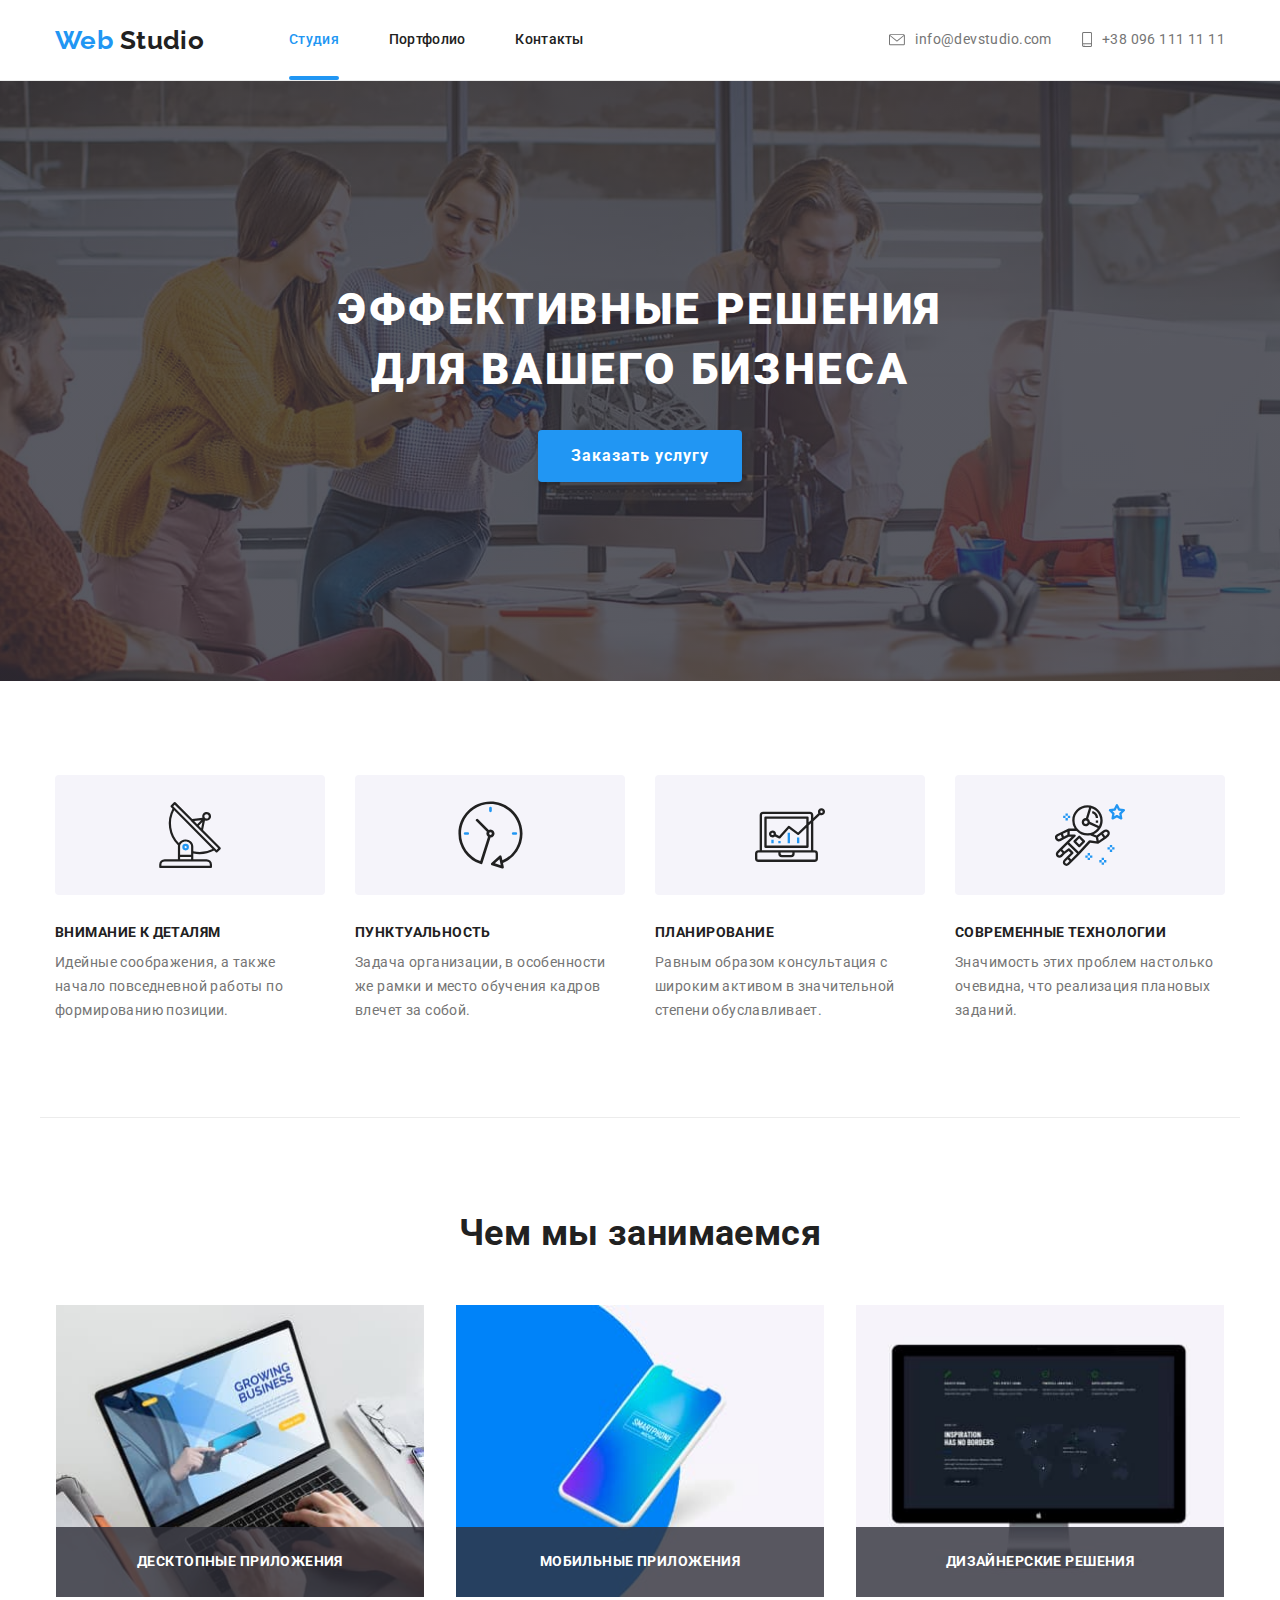
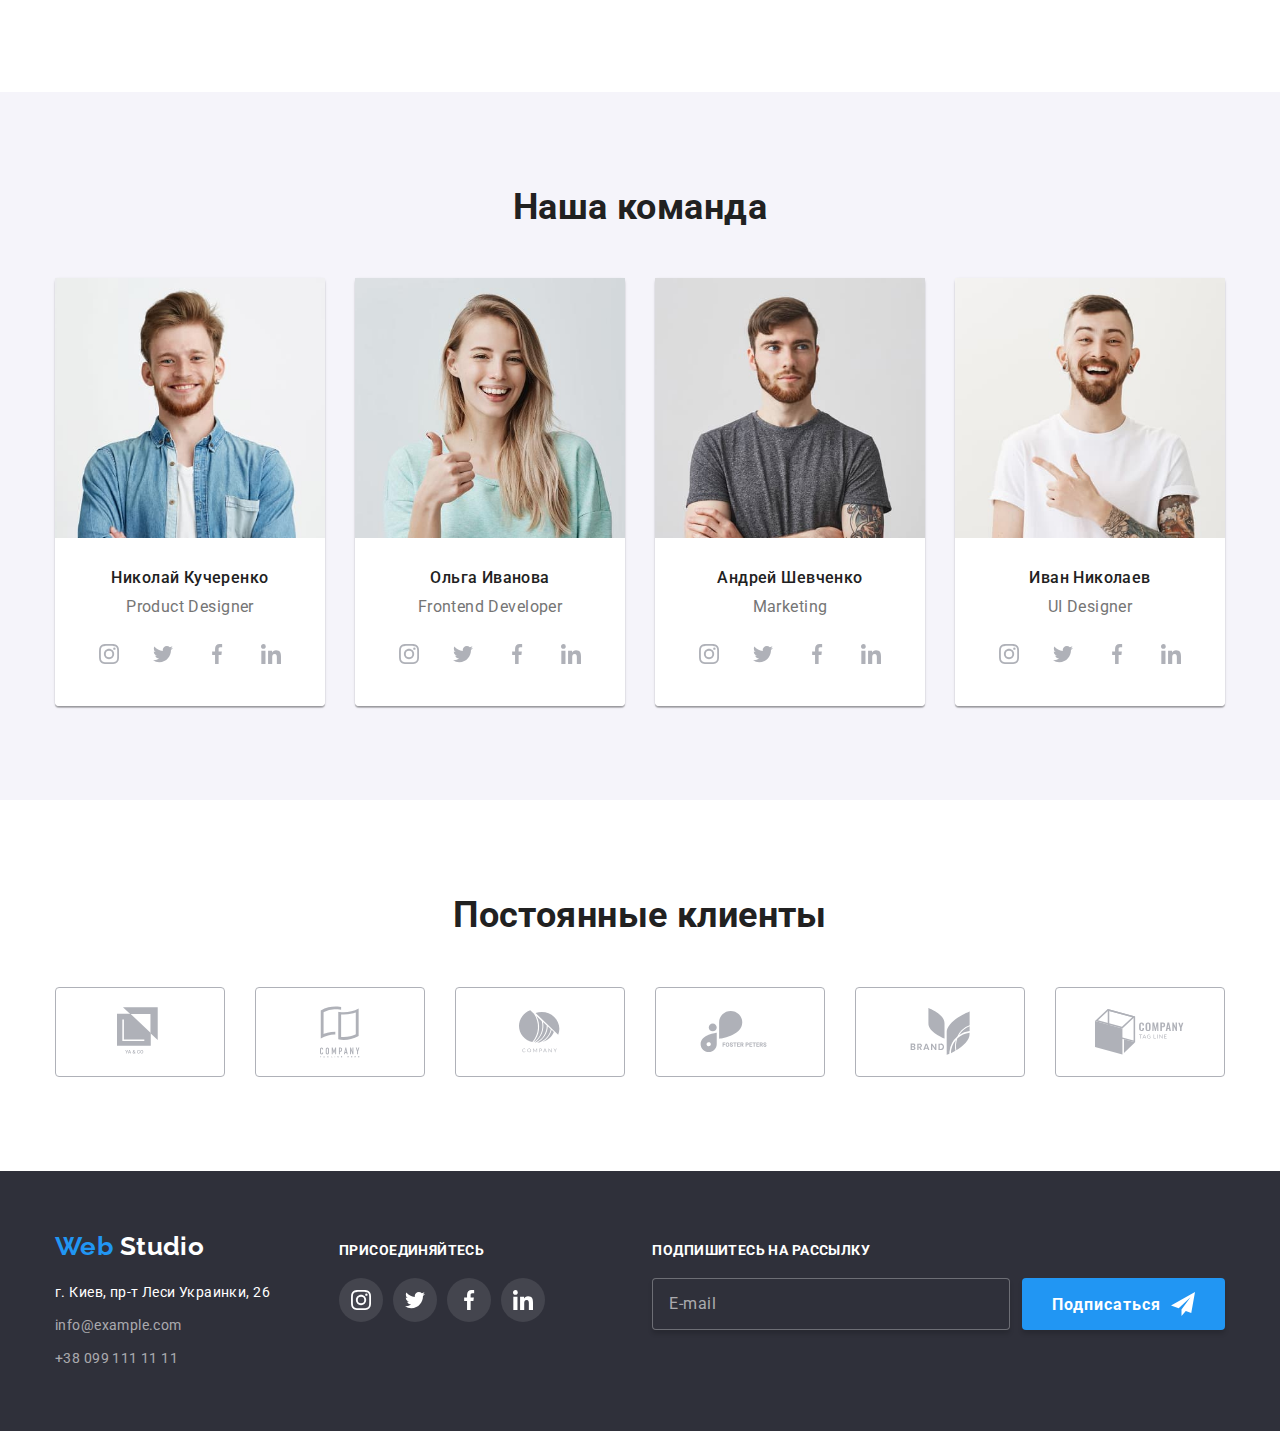
<file: index.html>
<!DOCTYPE html>
<html lang="ru">
  <head>
    <meta charset="UTF-8" />
    <meta name="viewport" content="width=device-width, initial-scale=1.0" />
    <title>Web Studio</title>
    <link
      href="https://fonts.googleapis.com/css2?family=Raleway:wght@700&family=Roboto:wght@400;500;700;900&display=swap"
      rel="stylesheet"
    />
    <link rel="stylesheet" href="./css/main.min.css" />
  </head>

  <body>
    <header class="page-header">
      <div class="container header">
        <div class="header-logo">
          <a href="./index.html" class="logo link"
            >Web <span class="logo-header">Studio</span></a
          >
          <button type="button" class="nav-button" data-menu-button>
            <svg
              class="icon"
              width="40"
              height="40"
              aria-expanded="false"
              aria-controls="menu-container"
              aria-label="Переключатель мобильного меню"
            >
              <use class="icon-cross" href="./images/sprite.svg#cross"></use>
              <use class="icon-menu" href="./images/sprite.svg#menu"></use>
            </svg>
          </button>
        </div>
        <div class="menu-container" id="menu-container" data-menu>
          <nav class="main-nav">
            <ul class="nav list">
              <li class="item curent">
                <a class="link curent" href="./index.html">Студия</a>
              </li>
              <li class="item">
                <a class="link" href="./portfolio.html">Портфолио</a>
              </li>
              <li class="item"><a class="link" href="">Контакты</a></li>
            </ul>
          </nav>
          <ul class="header-contacts list">
            <li class="item">
              <a class="contacts link" href="mailto:info@devstudio.com">
                <svg class="icon envelope" width="16" height="12">
                  <use href="./images/sprite.svg#envelope"></use>
                </svg>
                info@devstudio.com
              </a>
            </li>
            <li class="item">
              <a class="contacts link" href="tel:+380961111111"
                ><svg class="icon smartphone" width="10" height="15">
                  <use href="./images/sprite.svg#smartphone"></use>
                </svg>
                +38 096 111 11 11
              </a>
            </li>
          </ul>
        </div>
      </div>
    </header>
    <main>
      <!--hero section-->
      <section class="hero">
        <div class="hero-container">
          <h1 class="hero-title">эффективные решения для вашего бизнеса</h1>
          <button class="button" data-modal-open>Заказать услугу</button>
        </div>
      </section>
      <!--our advantages-->
      <section class="section advantages">
        <div class="container advantages">
          <h2 class="section-title">Наши преимущества</h2>
          <ul class="advantages list">
            <li class="item">
              <div class="icon-field">
                <svg class="icon antenna" width="66" height="70">
                  <use href="./images/sprite.svg#antenna"></use>
                </svg>
              </div>
              <h3 class="title">Внимание к деталям</h3>
              <p class="text">
                Идейные соображения, а также начало повседневной работы по
                формированию позиции.
              </p>
            </li>
            <li class="item">
              <div class="icon-field">
                <svg class="icon clock" width="67" height="70">
                  <use href="./images/sprite.svg#clock"></use>
                </svg>
              </div>
              <h3 class="title">Пунктуальность</h3>
              <p class="text">
                Задача организации, в особенности же рамки и место обучения
                кадров влечет за собой.
              </p>
            </li>
            <li class="item">
              <div class="icon-field">
                <svg class="icon diagram" width="70" height="70">
                  <use href="./images/sprite.svg#diagram"></use>
                </svg>
              </div>
              <h3 class="title">Планирование</h3>
              <p class="text">
                Равным образом консультация с широким активом в значительной
                степени обуславливает.
              </p>
            </li>
            <li class="item">
              <div class="icon-field">
                <svg class="icon astronaut" width="70" height="70">
                  <use href="./images/sprite.svg#astronaut"></use>
                </svg>
              </div>
              <h3 class="title">Современные технологии</h3>
              <p class="text">
                Значимость этих проблем настолько очевидна, что реализация
                плановых заданий.
              </p>
            </li>
          </ul>
        </div>
      </section>
      <!--What we are doing-->
      <section class="doing-section">
        <div class="container">
          <h2 class="section-title">Чем мы занимаемся</h2>
          <ul class="we-are-doing list">
            <li class="item">
              <div class="item-thumb">
                <img
                  srcset="./images/laptop.jpg 1x, ./images/laptop@2x.jpg 2x"
                  src="./images/laptop.jpg"
                  alt="ноутбук"
                  width="370"
                  height="294"
                />
                <h3 class="title">Десктопные приложения</h3>
              </div>
            </li>
            <li class="item">
              <div class="item-thumb">
                <img
                  srcset="
                    ./images/mobile-phone.jpg    1x,
                    ./images/mobile-phone@2x.jpg 2x
                  "
                  src="./images/mobile-phone.jpg"
                  alt="мобильный телефон"
                  width="370"
                  height="294"
                />
                <h3 class="title">Мобильные приложения</h3>
              </div>
            </li>
            <li class="item">
              <div class="item-thumb">
                <img
                  srcset="./images/design.jpg 1x, ./images/design@2x.jpg 2x"
                  src="./images/design.jpg"
                  alt="дизайн на экране"
                  width="370"
                  height="294"
                />
                <h3 class="title">Дизайнерские решения</h3>
              </div>
            </li>
          </ul>
        </div>
      </section>
      <!--our team-->
      <section class="our-team-section">
        <div class="container">
          <h2 class="section-title">Наша команда</h2>
          <ul class="our-team list">
            <li class="item">
              <div class="team-member-box">
                <img
                  class="photo"
                  srcset="
                    ./images/kucher-photo.jpg    1x,
                    ./images/kucher-photo@2x.jpg 2x
                  "
                  src="./images/kucher-photo.jpg"
                  alt="Фото Николая Кучеренко"
                  sizes="(min-width: 1200px) 25vw, (min-width: 768px) 50vw,  100vw"
                />
              </div>
              <div class="card-content">
                <h3 class="title">Николай Кучеренко</h3>
                <p class="text">Product Designer</p>
                <ul class="social-network list">
                  <li class="item">
                    <a class="link" href="" aria-label="ссылка на Instagram">
                      <svg class="icon">
                        <use href="./images/sprite.svg#instagram"></use>
                      </svg>
                    </a>
                  </li>
                  <li class="item">
                    <a class="link" href="" aria-label="ссылка на Twitter">
                      <svg class="icon">
                        <use href="./images/sprite.svg#twitter"></use>
                      </svg>
                    </a>
                  </li>
                  <li class="item">
                    <a class="link" href="" aria-label="ссылка на Facebook">
                      <svg class="icon">
                        <use href="./images/sprite.svg#facebook"></use>
                      </svg>
                    </a>
                  </li>
                  <li class="item">
                    <a class="link" href="" aria-label="ссылка на LinkedIn">
                      <svg class="icon">
                        <use href="./images/sprite.svg#linkedin"></use>
                      </svg>
                    </a>
                  </li>
                </ul>
              </div>
            </li>
            <li class="item">
              <div class="team-member-box">
                <img
                  class="photo"
                  srcset="
                    ./images/ivanova-photo.jpg    1x,
                    ./images/ivanova-photo@2x.jpg 2x
                  "
                  src="./images/ivanova-photo.jpg"
                  alt="фото Ольги Ивановой"
                  sizes="(min-width: 1200px) 25vw, (min-width: 768px) 50vw,  100vw"
                />
              </div>
              <div class="card-content">
                <h3 class="title">Ольга Иванова</h3>
                <p class="text">Frontend Developer</p>
                <ul class="social-network list">
                  <li class="item">
                    <a class="link" href="" aria-label="ссылка на Instagram">
                      <svg class="icon">
                        <use href="./images/sprite.svg#instagram"></use>
                      </svg>
                    </a>
                  </li>
                  <li class="item">
                    <a class="link" href="" aria-label="ссылка на Twitter">
                      <svg class="icon">
                        <use href="./images/sprite.svg#twitter"></use>
                      </svg>
                    </a>
                  </li>
                  <li class="item">
                    <a class="link" href="" aria-label="ссылка на Facebook">
                      <svg class="icon">
                        <use href="./images/sprite.svg#facebook"></use>
                      </svg>
                    </a>
                  </li>
                  <li class="item">
                    <a class="link" href="" aria-label="ссылка на LinkedIn">
                      <svg class="icon">
                        <use href="./images/sprite.svg#linkedin"></use>
                      </svg>
                    </a>
                  </li>
                </ul>
              </div>
            </li>
            <li class="item">
              <div class="team-member-box">
                <img
                  class="photo"
                  srcset="
                    ./images/shevchenko-photo.jpg    1x,
                    ./images/shevchenko-photo@2x.jpg 2x
                  "
                  src="./images/shevchenko-photo.jpg"
                  alt="фото Андрея Шевченко"
                  sizes="(min-width: 1200px) 25vw, (min-width: 768px) 50vw,  100vw"
                />
              </div>
              <div class="card-content">
                <h3 class="title">Андрей Шевченко</h3>
                <p class="text">Marketing</p>
                <ul class="social-network list">
                  <li class="item">
                    <a class="link" href="" aria-label="ссылка на Instagram">
                      <svg class="icon">
                        <use href="./images/sprite.svg#instagram"></use>
                      </svg>
                    </a>
                  </li>
                  <li class="item">
                    <a class="link" href="" aria-label="ссылка на Twitter">
                      <svg class="icon">
                        <use href="./images/sprite.svg#twitter"></use>
                      </svg>
                    </a>
                  </li>
                  <li class="item">
                    <a class="link" href="" aria-label="ссылка на Facebook">
                      <svg class="icon">
                        <use href="./images/sprite.svg#facebook"></use>
                      </svg>
                    </a>
                  </li>
                  <li class="item">
                    <a class="link" href="" aria-label="ссылка на LinkedIn">
                      <svg class="icon">
                        <use href="./images/sprite.svg#linkedin"></use>
                      </svg>
                    </a>
                  </li>
                </ul>
              </div>
            </li>
            <li class="item">
              <div class="team-member-box">
                <img
                  class="photo"
                  srcset="
                    ./images/nikolaev-photo.jpg    1x,
                    ./images/nikolaev-photo@2x.jpg 2x
                  "
                  src="./images/nikolaev-photo.jpg"
                  alt="фото Ивана Николаева"
                  sizes="(min-width: 1200px) 25vw, (min-width: 768px) 50vw, 100vw "
                />
              </div>
              <div class="card-content">
                <h3 class="title">Иван Николаев</h3>
                <p class="text">UI Designer</p>
                <ul class="social-network list">
                  <li class="item">
                    <a class="link" href="" aria-label="ссылка на Instagram">
                      <svg class="icon">
                        <use href="./images/sprite.svg#instagram"></use>
                      </svg>
                    </a>
                  </li>
                  <li class="item">
                    <a class="link" href="" aria-label="ссылка на Twitter">
                      <svg class="icon">
                        <use href="./images/sprite.svg#twitter"></use>
                      </svg>
                    </a>
                  </li>
                  <li class="item">
                    <a class="link" href="" aria-label="ссылка на Facebook">
                      <svg class="icon">
                        <use href="./images/sprite.svg#facebook"></use>
                      </svg>
                    </a>
                  </li>
                  <li class="item">
                    <a class="link" href="" aria-label="ссылка на LinkedIn">
                      <svg class="icon">
                        <use href="./images/sprite.svg#linkedin"></use>
                      </svg>
                    </a>
                  </li>
                </ul>
              </div>
            </li>
          </ul>
        </div>
      </section>
      <!-- our clients -->
      <section class="clients">
        <div class="container">
          <h2 class="section-title">Постоянные клиенты</h2>
          <ul class="list">
            <li class="item">
              <a class="link" href="" aria-label="ссылка на компанию 1">
                <svg class="icon" width="45" height="50">
                  <use href="./images/sprite.svg#ya-co"></use>
                </svg>
              </a>
            </li>
            <li class="item">
              <a class="link" href="" aria-label="ссылка на компанию 2">
                <svg class="icon" width="40" height="52">
                  <use href="./images/sprite.svg#tagline-here"></use>
                </svg>
              </a>
            </li>
            <li class="item">
              <a class="link" href="" aria-label="ссылка на компанию 3">
                <svg class="icon" width="41" height="43">
                  <use href="./images/sprite.svg#company"></use>
                </svg>
              </a>
            </li>
            <li class="item">
              <a class="link" href="" aria-label="ссылка на компанию 4">
                <svg class="icon" width="80" height="42">
                  <use href="./images/sprite.svg#foster-peters"></use>
                </svg>
              </a>
            </li>
            <li class="item">
              <a class="link" href="" aria-label="ссылка на компанию 5">
                <svg class="icon" width="60" height="47">
                  <use href="./images/sprite.svg#brand"></use>
                </svg>
              </a>
            </li>
            <li class="item">
              <a class="link" href="" aria-label="ссылка на компанию 6">
                <svg class="icon" width="89" height="46">
                  <use href="./images/sprite.svg#tag-line"></use>
                </svg>
              </a>
            </li>
          </ul>
        </div>
      </section>
    </main>
    <!-- footer -->
    <footer class="page-footer">
      <div class="container">
        <div class="contacts-box">
          <div class="main-address">
            <a href="./index.html" class="logo link"
              >Web <span class="logo-footer">Studio</span></a
            >
            <address class="address phisical">
              г. Киев, пр-т Леси Украинки, 26
            </address>
            <address class="address">
              <a class="link" href="mailto:info@example.com"
                >info@example.com</a
              >
              <a class="link" href="tel:+380991111111">+38 099 111 11 11</a>
            </address>
          </div>
          <div class="join-us">
            <b class="footer-title">присоединяйтесь</b>
            <ul class="list social-network">
              <li class="item">
                <a class="link" href="" aria-label="ссылка на Instagram">
                  <svg class="icon">
                    <use href="./images/sprite.svg#instagram"></use>
                  </svg>
                </a>
              </li>
              <li class="item">
                <a class="link" href="" aria-label="ссылка на Twitter">
                  <svg class="icon">
                    <use href="./images/sprite.svg#twitter"></use>
                  </svg>
                </a>
              </li>
              <li class="item">
                <a class="link" href="" aria-label="ссылка на Facebook">
                  <svg class="icon">
                    <use href="./images/sprite.svg#facebook"></use>
                  </svg>
                </a>
              </li>
              <li class="item">
                <a class="link" href="" aria-label="ссылка на LinkedIn">
                  <svg class="icon">
                    <use href="./images/sprite.svg#linkedin"></use>
                  </svg>
                </a>
              </li>
            </ul>
          </div>
        </div>
        <div class="subscribe">
          <b class="footer-title">Подпишитесь на рассылку</b>
          <div class="footer-form-subscribe">
            <form class="form" action="">
              <label for="">
                <input
                  class="input"
                  type="email"
                  name="email"
                  id=""
                  placeholder="E-mail"
                />
              </label>
              <button class="button">
                Подписаться<svg class="icon" width="24" height="24">
                  <use href="./images/sprite.svg#icon-send"></use>
                </svg>
              </button>
            </form>
          </div>
        </div>
      </div>
    </footer>
    <!-- modal window -->
    <div class="backdrop is-hidden" data-modal>
      <div class="modal">
        <form class="form" action="">
          <b class="form-text">Оставьте свои данные, мы вам перезвоним</b>
          <div class="form-field">
            <input
              class="form-input"
              type="text"
              name="name"
              id="name"
              placeholder=" "
            />
            <label for="name" class="form-label">Имя</label>
            <svg class="form-icon" width="18" height="18">
              <use href="./images/sprite.svg#icon-person"></use>
            </svg>
          </div>
          <div class="form-field">
            <input
              class="form-input"
              type="tel"
              name="phone-number"
              id="phone-number"
              placeholder=" "
            />
            <label for="phone-number" class="form-label">Телефон</label>
            <svg class="form-icon" width="18" height="18">
              <use href="./images/sprite.svg#icon-phone"></use>
            </svg>
          </div>
          <div class="form-field">
            <input
              class="form-input"
              type="email"
              name="email"
              id="email"
              placeholder=" "
            />
            <label for="email" class="form-label">Почта</label>
            <svg class="form-icon" width="18" height="18">
              <use href="./images/sprite.svg#icon-email"></use>
            </svg>
          </div>
          <div class="form-field">
            <textarea
              class="form-textarea"
              name="comment"
              id="comment"
              rows="6"
              placeholder=" "
            ></textarea>
            <label for="comment" class="textarea-label">Комментарий</label>
          </div>
          <label for="agreement" class="form-field agreement">
            <input
              class="checkbox"
              type="checkbox"
              name="agreement"
              value="Соглашаюсь с рассылкой и принимаю условия договора"
              id="agreement"
            /><svg class="agreement-icon" width="15" height="15">
              <use href="./images/sprite.svg#icon-check"></use>
            </svg>
            <div>
              Соглашаюсь с рассылкой и принимаю
              <a class="contract-terms" href=""> Условия договора</a>
            </div></label
          >

          <button class="form-submit button" type="submit">Отправить</button>
        </form>
        <button class="modal-close-button" data-modal-close>
          <svg class="close-icon" width="18" height="18">
            <use href="./images/sprite.svg#close"></use>
          </svg>
        </button>
      </div>
    </div>
    <script src="./js/menu.js"></script>
    <script src="./js/modal.js"></script>
  </body>
</html>
</file>
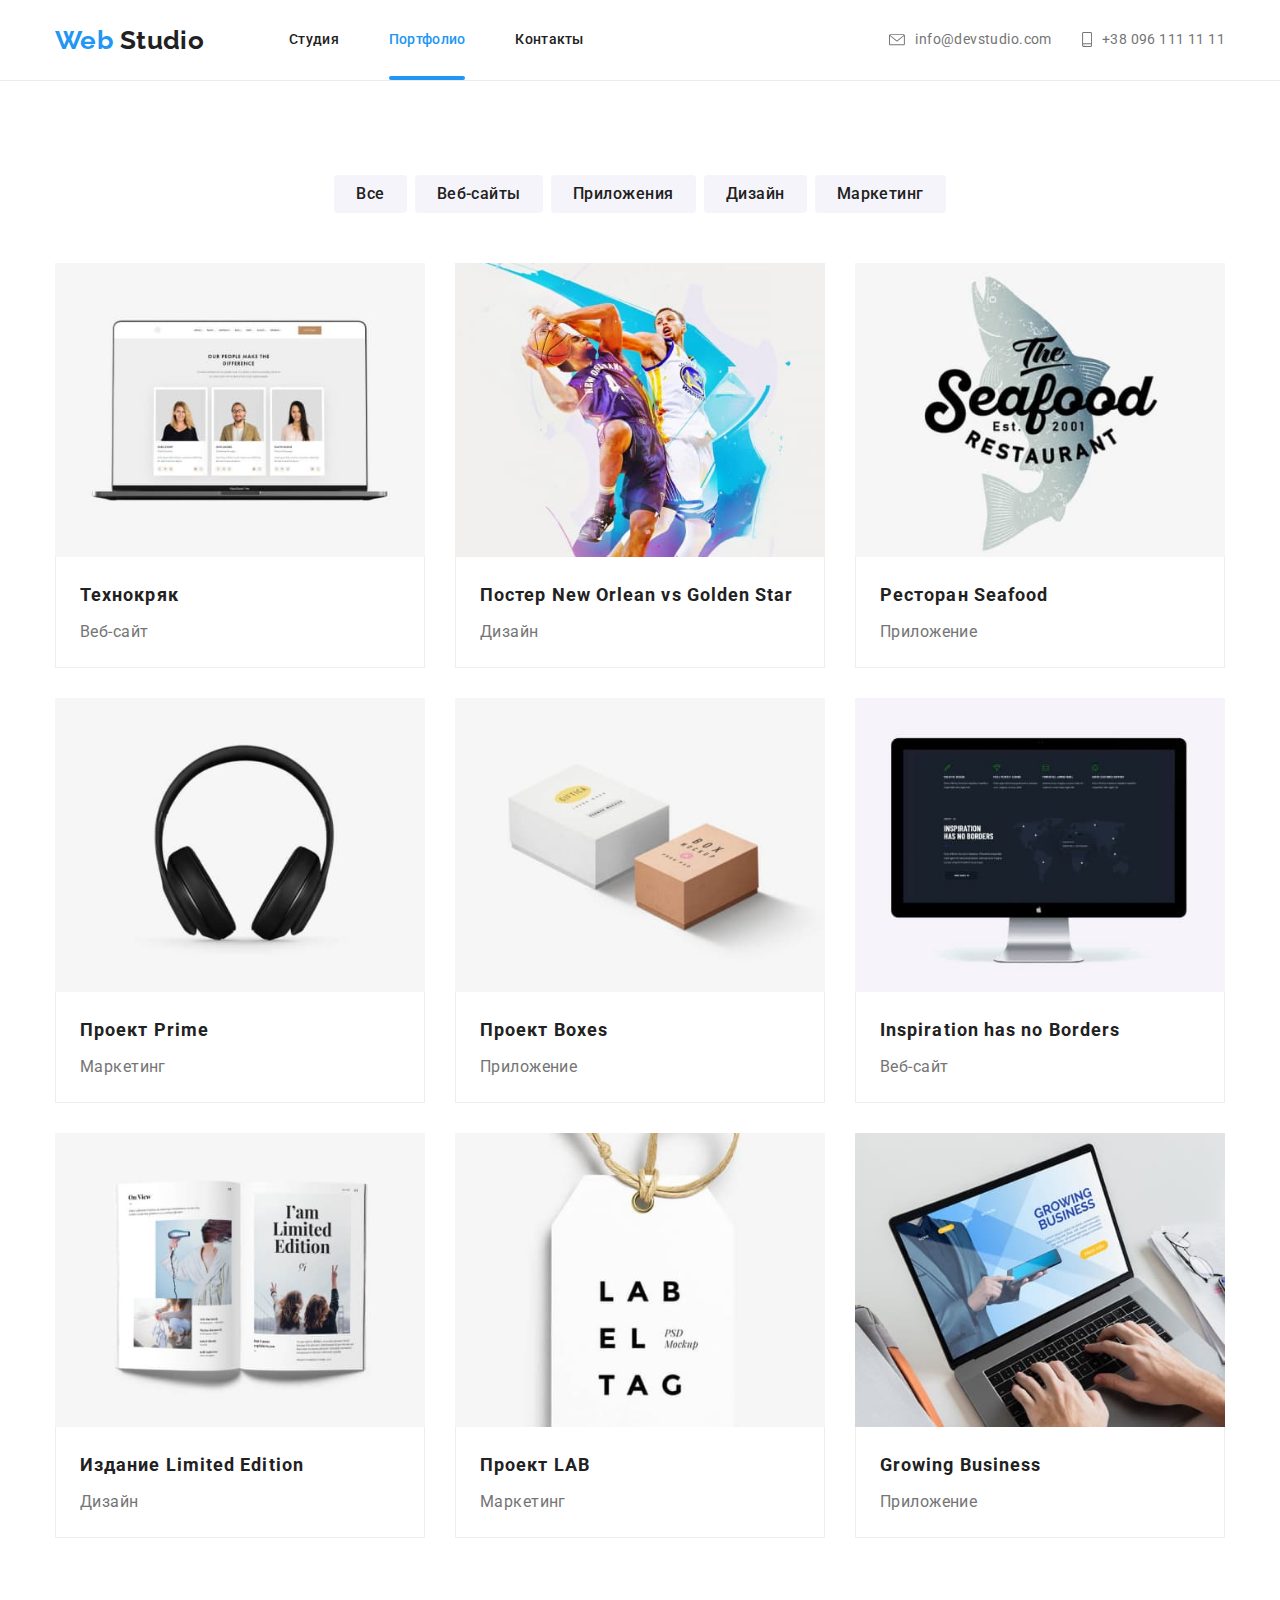
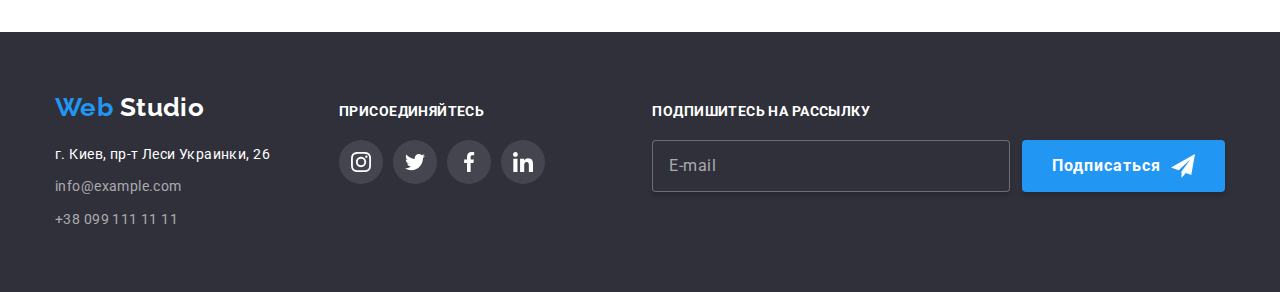
<file: portfolio.html>
<!DOCTYPE html>
<html lang="ru">
  <head>
    <meta charset="UTF-8" />
    <meta name="viewport" content="width=device-width, initial-scale=1.0" />
    <title>Web Studio</title>
    <link
      href="https://fonts.googleapis.com/css2?family=Raleway:wght@700&family=Roboto:wght@400;500;700;900&display=swap"
      rel="stylesheet"
    />
    <link rel="stylesheet" href="./css/main.min.css" />
  </head>

  <body>
    <header class="page-header">
      <div class="container header">
        <div class="header-logo">
          <a href="./index.html" class="logo link"
            >Web <span class="logo-header">Studio</span></a
          >
          <button type="button" class="nav-button" data-menu-button>
            <svg
              class="icon"
              width="40"
              height="40"
              aria-expanded="false"
              aria-controls="menu-container"
              aria-label="Переключатель мобильного меню"
            >
              <use class="icon-cross" href="./images/sprite.svg#cross"></use>
              <use class="icon-menu" href="./images/sprite.svg#menu"></use>
            </svg>
          </button>
        </div>
        <div class="menu-container" id="menu-container" data-menu>
          <nav class="main-nav">
            <ul class="nav list">
              <li class="item">
                <a class="link" href="./index.html">Студия</a>
              </li>
              <li class="item curent">
                <a class="link curent" href="./portfolio.html">Портфолио</a>
              </li>
              <li class="item"><a class="link" href="">Контакты</a></li>
            </ul>
          </nav>
          <ul class="header-contacts list">
            <li class="item">
              <a class="contacts link" href="mailto:info@devstudio.com">
                <svg class="icon envelope" width="16" height="12">
                  <use href="./images/sprite.svg#envelope"></use>
                </svg>
                info@devstudio.com
              </a>
            </li>
            <li class="item">
              <a class="contacts link" href="tel:+380961111111"
                ><svg class="icon smartphone" width="10" height="15">
                  <use href="./images/sprite.svg#smartphone"></use>
                </svg>
                +38 096 111 11 11
              </a>
            </li>
          </ul>
        </div>
      </div>
    </header>
    <main>
      <section class="portfolio">
        <div class="container">
          <h1 class="section-title">Портфолио</h1>
          <div class="filter-nav">
            <button class="filter" type="button">Все</button>
            <button class="filter" type="button">Веб-сайты</button>
            <button class="filter" type="button">Приложения</button>
            <button class="filter" type="button">Дизайн</button>
            <button class="filter" type="button">Маркетинг</button>
          </div>

          <ul class="list">
            <li class="item">
              <a class="link" href="">
                <div class="image">
                  <img
                    srcset="
                      ./images/technohriak.jpg    1x,
                      ./images/technohriak@2x.jpg 2x
                    "
                    src="./images/technohriak.jpg"
                    alt="Изображение сайта на экране ноутбука"
                    sizes="(min-width: 1200px) 33vw, (min-width: 768px) 50vw,  100vw"
                  />
                  <div class="overlay">
                    <p class="portfolio-text">
                      Технокряк это современная площадка распространения
                      коронавируса. Компании используют эту платформу для
                      цифрового шпионажа и атак на защищённые сервера
                      конкурентов.
                    </p>
                  </div>
                </div>
                <div class="card-text">
                  <h2 class="portfolio-title">Технокряк</h2>
                  <p class="portfolio-subtitle">Веб-сайт</p>
                </div>
              </a>
            </li>
            <li class="item">
              <a class="link" href="">
                <div class="image">
                  <img
                    srcset="
                      ./images/basketballposter.jpg    1x,
                      ./images/basketballposter@2x.jpg 2x
                    "
                    src="./images/basketballposter.jpg"
                    alt="Баскетбольный постер"
                    sizes="(min-width: 1200px) 33vw, (min-width: 768px) 50vw,  100vw"
                  />
                  <div class="overlay">
                    <p class="portfolio-text">
                      Технокряк это современная площадка распространения
                      коронавируса. Компании используют эту платформу для
                      цифрового шпионажа и атак на защищённые сервера
                      конкурентов.
                    </p>
                  </div>
                </div>
                <div class="card-text">
                  <h2 class="portfolio-title">
                    Постер New Orlean vs Golden Star
                  </h2>
                  <p class="portfolio-subtitle">Дизайн</p>
                </div>
              </a>
            </li>
            <li class="item">
              <a class="link" href="">
                <div class="image">
                  <img
                    srcset="./images/seafood.jpg 1x, ./images/seafood@2x.jpg 2x"
                    src="./images/seafood.jpg"
                    alt="Логотип ресторана"
                    sizes="(min-width: 1200px) 33vw, (min-width: 768px) 50vw,  100vw"
                  />
                  <div class="overlay">
                    <p class="portfolio-text">
                      Технокряк это современная площадка распространения
                      коронавируса. Компании используют эту платформу для
                      цифрового шпионажа и атак на защищённые сервера
                      конкурентов.
                    </p>
                  </div>
                </div>
                <div class="card-text">
                  <h2 class="portfolio-title">Ресторан Seafood</h2>
                  <p class="portfolio-subtitle">Приложение</p>
                </div>
              </a>
            </li>
            <li class="item">
              <a class="link" href="">
                <div class="image">
                  <img
                    srcset="./images/prime.jpg 1x, ./images/prime@2x.jpg 2x"
                    src="./images/prime.jpg"
                    alt="Наушники"
                    sizes="(min-width: 1200px) 33vw, (min-width: 768px) 50vw,  100vw"
                  />
                  <div class="overlay">
                    <p class="portfolio-text">
                      Технокряк это современная площадка распространения
                      коронавируса. Компании используют эту платформу для
                      цифрового шпионажа и атак на защищённые сервера
                      конкурентов.
                    </p>
                  </div>
                </div>
                <div class="card-text">
                  <h2 class="portfolio-title">Проект Prime</h2>
                  <p class="portfolio-subtitle">Маркетинг</p>
                </div>
              </a>
            </li>
            <li class="item">
              <a class="link" href="">
                <div class="image">
                  <img
                    srcset="./images/boxes.jpg 1x, ./images/boxes@2x.jpg 2x"
                    src="./images/boxes.jpg"
                    alt="Коробки"
                    sizes="(min-width: 1200px) 33vw, (min-width: 768px) 50vw,  100vw"
                  />
                  <div class="overlay">
                    <p class="portfolio-text">
                      Технокряк это современная площадка распространения
                      коронавируса. Компании используют эту платформу для
                      цифрового шпионажа и атак на защищённые сервера
                      конкурентов.
                    </p>
                  </div>
                </div>
                <div class="card-text">
                  <h2 class="portfolio-title">Проект Boxes</h2>
                  <p class="portfolio-subtitle">Приложение</p>
                </div>
              </a>
            </li>
            <li class="item">
              <a class="link" href="">
                <div class="image">
                  <img
                    srcset="
                      ./images/inspiration-has-no-borders.jpg    1x,
                      ./images/inspiration-has-no-borders@2x.jpg 2x
                    "
                    src="./images/inspiration-has-no-borders.jpg"
                    alt="Изображение сайта на мониторе"
                    sizes="(min-width: 1200px) 33vw, (min-width: 768px) 50vw,  100vw"
                  />
                  <div class="overlay">
                    <p class="portfolio-text">
                      Технокряк это современная площадка распространения
                      коронавируса. Компании используют эту платформу для
                      цифрового шпионажа и атак на защищённые сервера
                      конкурентов.
                    </p>
                  </div>
                </div>
                <div class="card-text">
                  <h2 class="portfolio-title">Inspiration has no Borders</h2>
                  <p class="portfolio-subtitle">Веб-сайт</p>
                </div>
              </a>
            </li>
            <li class="item">
              <a class="link" href="">
                <div class="image">
                  <img
                    srcset="
                      ./images/limited-edition.jpg    1x,
                      ./images/limited-edition@2x.jpg 2x
                    "
                    src="./images/limited-edition.jpg"
                    alt="Открытый журнал"
                    sizes="(min-width: 1200px) 33vw, (min-width: 768px) 50vw,  100vw"
                  />
                  <div class="overlay">
                    <p class="portfolio-text">
                      Технокряк это современная площадка распространения
                      коронавируса. Компании используют эту платформу для
                      цифрового шпионажа и атак на защищённые сервера
                      конкурентов.
                    </p>
                  </div>
                </div>
                <div class="card-text">
                  <h2 class="portfolio-title">Издание Limited Edition</h2>
                  <p class="portfolio-subtitle">Дизайн</p>
                </div>
              </a>
            </li>
            <li class="item">
              <a class="link" href="">
                <div class="image">
                  <img
                    srcset="./images/lab.jpg 1x, ./images/lab@2x.jpg 2x"
                    src="./images/lab.jpg"
                    alt="Этикетка"
                    sizes="(min-width: 1200px) 33vw, (min-width: 768px) 50vw,  100vw"
                  />
                  <div class="overlay">
                    <p class="portfolio-text">
                      Технокряк это современная площадка распространения
                      коронавируса. Компании используют эту платформу для
                      цифрового шпионажа и атак на защищённые сервера
                      конкурентов.
                    </p>
                  </div>
                </div>
                <div class="card-text">
                  <h2 class="portfolio-title">Проект LAB</h2>
                  <p class="portfolio-subtitle">Маркетинг</p>
                </div>
              </a>
            </li>
            <li class="item">
              <a class="link" href="">
                <div class="image">
                  <img
                    srcset="
                      ./images/growing-buisness.jpg    1x,
                      ./images/growing-buisness@2x.jpg 2x
                    "
                    src="./images/growing-buisness.jpg"
                    alt="Руки, набирающие текст на сайте компании"
                    sizes="(min-width: 1200px) 33vw, (min-width: 768px) 50vw,  100vw"
                  />
                  <div class="overlay">
                    <p class="portfolio-text">
                      Технокряк это современная площадка распространения
                      коронавируса. Компании используют эту платформу для
                      цифрового шпионажа и атак на защищённые сервера
                      конкурентов.
                    </p>
                  </div>
                </div>
                <div class="card-text">
                  <h2 class="portfolio-title">Growing Business</h2>
                  <p class="portfolio-subtitle">Приложение</p>
                </div>
              </a>
            </li>
          </ul>
        </div>
      </section>
    </main>
    <!-- footer -->
    <footer class="page-footer">
      <div class="container">
        <div class="contacts-box">
          <div class="main-address">
            <a href="./index.html" class="logo link"
              >Web <span class="logo-footer">Studio</span></a
            >
            <address class="address phisical">
              г. Киев, пр-т Леси Украинки, 26
            </address>
            <address class="address">
              <a class="link" href="mailto:info@example.com"
                >info@example.com</a
              >
              <a class="link" href="tel:+380991111111">+38 099 111 11 11</a>
            </address>
          </div>
          <div class="join-us">
            <b class="footer-title">присоединяйтесь</b>
            <ul class="list social-network">
              <li class="item">
                <a class="link" href="" aria-label="ссылка на Instagram">
                  <svg class="icon">
                    <use href="./images/sprite.svg#instagram"></use>
                  </svg>
                </a>
              </li>
              <li class="item">
                <a class="link" href="" aria-label="ссылка на Twitter">
                  <svg class="icon">
                    <use href="./images/sprite.svg#twitter"></use>
                  </svg>
                </a>
              </li>
              <li class="item">
                <a class="link" href="" aria-label="ссылка на Facebook">
                  <svg class="icon">
                    <use href="./images/sprite.svg#facebook"></use>
                  </svg>
                </a>
              </li>
              <li class="item">
                <a class="link" href="" aria-label="ссылка на LinkedIn">
                  <svg class="icon">
                    <use href="./images/sprite.svg#linkedin"></use>
                  </svg>
                </a>
              </li>
            </ul>
          </div>
        </div>
        <div class="subscribe">
          <b class="footer-title">Подпишитесь на рассылку</b>
          <div class="footer-form-subscribe">
            <form class="form" action="">
              <label for="">
                <input
                  class="input"
                  type="email"
                  name="email"
                  id=""
                  placeholder="E-mail"
                />
              </label>
              <button class="button">
                Подписаться<svg class="icon" width="24" height="24">
                  <use href="./images/sprite.svg#icon-send"></use>
                </svg>
              </button>
            </form>
          </div>
        </div>
      </div>
    </footer>
    <script src="./js/menu.js"></script>
  </body>
</html>
</file>
<file: css/main.min.css>
/*! modern-normalize v0.6.0 | MIT License | https://github.com/sindresorhus/modern-normalize */*,::after,::before{-webkit-box-sizing:border-box;box-sizing:border-box}:root{-moz-tab-size:4;-o-tab-size:4;tab-size:4}html{line-height:1.15;-webkit-text-size-adjust:100%}body{margin:0}body{font-family:system-ui, -apple-system, "Segoe UI", Roboto, Helvetica, Arial, sans-serif, "Apple Color Emoji", "Segoe UI Emoji"}hr{height:0}abbr[title]{-webkit-text-decoration:underline dotted;text-decoration:underline dotted}b,strong{font-weight:bolder}code,kbd,pre,samp{font-family:SFMono-Regular, Consolas, "Liberation Mono", Menlo, monospace;font-size:1em}small{font-size:80%}sub,sup{font-size:75%;line-height:0;position:relative;vertical-align:baseline}sub{bottom:-0.25em}sup{top:-0.5em}button,input,optgroup,select,textarea{font-family:inherit;font-size:100%;line-height:1.15;margin:0}button,select{text-transform:none}[type="button"],[type="reset"],[type="submit"],button{-webkit-appearance:button}[type="button"]::-moz-focus-inner,[type="reset"]::-moz-focus-inner,[type="submit"]::-moz-focus-inner,button::-moz-focus-inner{border-style:none;padding:0}[type="button"]:-moz-focusring,[type="reset"]:-moz-focusring,[type="submit"]:-moz-focusring,button:-moz-focusring{outline:1px dotted ButtonText}fieldset{padding:0.35em 0.75em 0.625em}legend{padding:0}progress{vertical-align:baseline}[type="number"]::-webkit-inner-spin-button,[type="number"]::-webkit-outer-spin-button{height:auto}[type="search"]{-webkit-appearance:textfield;outline-offset:-2px}[type="search"]::-webkit-search-decoration{-webkit-appearance:none}::-webkit-file-upload-button{-webkit-appearance:button;font:inherit}summary{display:list-item}body{color:#212121;font-family:"Roboto", sans-serif;background-color:#fff;letter-spacing:0.03em;font-size:14px;line-height:1.14}@media screen and (max-width: 767px){body{font-size:18px;line-height:1.17}}img{display:block;max-width:100%;height:auto}.item{list-style:none}.link{text-decoration:none}.list{padding:0;margin:0}.container{padding-left:15px;padding-right:15px;margin-left:auto;margin-right:auto}@media screen and (min-width: 480px){.container{width:480px}}@media screen and (min-width: 768px){.container{width:768px}}@media screen and (min-width: 1200px){.container{width:1200px}}.nav .link{display:inline-block}@media screen and (min-width: 768px){.nav .link{padding-top:32px;padding-bottom:32px}}.button{display:inline-block;min-width:200px;padding:10px 32px;border:1px solid transparent;border-radius:4px;background-color:#2196f3;color:#fff;font-weight:700;font-size:16px;line-height:1.87;letter-spacing:0.06em;text-align:center;cursor:pointer;-webkit-box-shadow:0px 4px 4px rgba(0,0,0,0.15);box-shadow:0px 4px 4px rgba(0,0,0,0.15);-webkit-transition:background-color 250ms cubic-bezier(0.4, 0, 0.2, 1);transition:background-color 250ms cubic-bezier(0.4, 0, 0.2, 1)}.container.advantages .section-title,.modal .form .checkbox,.portfolio .section-title{position:absolute;width:1px;height:1px;margin:-1px;border:0;padding:0;clip:rect(0 0 0 0);overflow:hidden}.doing-section .section-title,.our-team-section .section-title,.clients .section-title{margin-top:0;margin-bottom:30px;font-weight:700;font-size:28px;line-height:1.18;text-align:center}@media screen and (min-width: 1200px){.doing-section .section-title,.our-team-section .section-title,.clients .section-title{margin-bottom:50px;font-size:36px;line-height:1.17}}.button:hover{background-color:#188ce8}.logo{display:block;font-family:"Raleway", sans-serif;font-weight:700;color:#2196f3;font-size:24px;line-height:1.17}@media screen and (min-width: 1200px){.logo{font-size:26px;line-height:1.19}}@media screen and (min-width: 768px){.nav{display:-webkit-box;display:-ms-flexbox;display:flex}}.nav .link{color:inherit;font-weight:500;letter-spacing:0.02em;-webkit-transition:color 250ms cubic-bezier(0.4, 0, 0.2, 1);transition:color 250ms cubic-bezier(0.4, 0, 0.2, 1)}.nav .link:hover,.nav .link:focus,.nav .link.curent{color:#2196f3}@media screen and (max-width: 767px){.nav .item:not(:last-child){margin-bottom:40px}}@media screen and (min-width: 768px){.item.curent{position:relative}}.link.curent::after{width:100%;height:4px;content:"";display:inline-block;background-color:#2196f3;border-radius:2px}@media screen and (min-width: 768px){.link.curent::after{position:absolute;left:0;bottom:0}}@media screen and (min-width: 768px){.nav .item+.item{margin-left:50px}}@media screen and (min-width: 768px) and (max-width: 1199px){.header-contacts{font-size:12px;line-height:1.17;letter-spacing:0.02em}}@media screen and (min-width: 1200px){.header-contacts{display:-webkit-box;display:-ms-flexbox;display:flex}}@media screen and (max-width: 767px){.header-contacts .item:not(:last-child){margin-bottom:16px}}@media screen and (min-width: 768px) and (max-width: 1199px){.header-contacts .item:not(:last-child){margin-bottom:10px}}.header-contacts .link{color:#757575}@media screen and (min-width: 1200px){.header-contacts .link{display:-webkit-box;display:-ms-flexbox;display:flex;-webkit-box-align:center;-ms-flex-align:center;align-items:center;padding-bottom:32px;padding-top:32px}}.contacts:hover,.contacts:focus{color:#2196f3}.contacts:hover .smartphone,.contacts:focus .smartphone,.contacts:hover .envelope,.contacts:focus .envelope{fill:#2196f3}@media screen and (min-width: 1200px){.header-contacts .item+.item{margin-left:30px}}@media screen and (min-width: 768px) and (max-width: 1199px){.envelope{width:14px;height:10px}.smartphone{width:10px;height:14px}}.envelope,.smartphone{margin-right:10px;fill:#757575;-webkit-transition:fill 250ms cubic-bezier(0.4, 0, 0.2, 1);transition:fill 250ms cubic-bezier(0.4, 0, 0.2, 1)}@media screen and (min-width: 768px) and (max-width: 1199px){.envelope,.smartphone{margin-right:8px}}@media screen and (max-width: 767px){.main-nav{margin-bottom:60px}}.page-header{border-bottom:1px solid #ececec;position:relative}@media screen and (min-width: 768px){.page-header .container{display:-webkit-box;display:-ms-flexbox;display:flex;-webkit-box-align:center;-ms-flex-align:center;align-items:center}}@media screen and (min-width: 768px) and (max-width: 767px){.page-header .item{text-align:center}}.logo-header{color:#212121}@media screen and (max-width: 767px){.header-logo{display:-webkit-box;display:-ms-flexbox;display:flex;-webkit-box-pack:justify;-ms-flex-pack:justify;justify-content:space-between;-webkit-box-align:center;-ms-flex-align:center;align-items:center;min-height:60px}}@media screen and (min-width: 768px){.header-logo{margin-right:81px}}@media screen and (min-width: 1200px){.header-logo{margin-right:85px}}.nav-button{background-color:#fff;border:none}@media screen and (min-width: 768px){.nav-button{display:none}}.nav-button .icon-cross{display:none}.nav-button.is-open .icon-cross{display:block}.nav-button.is-open .icon-menu{display:none}.nav-button:focus .icon,.nav-button:hover .icon{fill:#2196f3}@media screen and (max-width: 767px){.menu-container{display:none;position:absolute;top:100%;left:0;z-index:999;width:100%;padding-bottom:60px;padding-top:60px;text-align:center;background-color:#fff;border-top:1px solid #ececec}.menu-container.is-open{display:block}}@media screen and (min-width: 768px){.menu-container{display:-webkit-box;display:-ms-flexbox;display:flex;-webkit-box-flex:1;-ms-flex-positive:1;flex-grow:1;-webkit-box-align:center;-ms-flex-align:center;align-items:center;-webkit-box-pack:justify;-ms-flex-pack:justify;justify-content:space-between}}.hero{display:-webkit-box;display:-ms-flexbox;display:flex;-webkit-box-align:center;-ms-flex-align:center;align-items:center;text-align:center;height:400px;max-width:480px;margin-left:auto;margin-right:auto;background-color:rgba(47,48,58,0.8);background-image:-webkit-gradient(linear, left top, right top, from(rgba(47,48,58,0.8)), to(rgba(47,48,58,0.8))),url(../images/hero-mobile.jpg);background-image:linear-gradient(to right, rgba(47,48,58,0.8), rgba(47,48,58,0.8)),url(../images/hero-mobile.jpg);background-repeat:no-repeat;background-size:cover;background-position:center}@media screen and (min-device-pixel-ratio: 2), screen and (-webkit-min-device-pixel-ratio: 2), screen and (min-resolution: 192dpi), screen and (min-resolution: 2dppx){.hero{background-image:-webkit-gradient(linear, left top, right top, from(rgba(47,48,58,0.8)), to(rgba(47,48,58,0.8))),url(../images/hero-mobile@2x.jpg);background-image:linear-gradient(to right, rgba(47,48,58,0.8), rgba(47,48,58,0.8)),url(../images/hero-mobile@2x.jpg)}}@media screen and (min-width: 481px){.hero{max-width:768px;background-image:-webkit-gradient(linear, left top, right top, from(rgba(47,48,58,0.8)), to(rgba(47,48,58,0.8))),url(../images/hero-tablet.jpg);background-image:linear-gradient(to right, rgba(47,48,58,0.8), rgba(47,48,58,0.8)),url(../images/hero-tablet.jpg)}}@media screen and (min-width: 481px) and (min-device-pixel-ratio: 2), screen and (min-width: 481px) and (-webkit-min-device-pixel-ratio: 2), screen and (min-width: 481px) and (min-resolution: 192dpi), screen and (min-width: 481px) and (min-resolution: 2dppx){.hero{background-image:-webkit-gradient(linear, left top, right top, from(rgba(47,48,58,0.8)), to(rgba(47,48,58,0.8))),url(../images/hero-tablet@2x.jpg);background-image:linear-gradient(to right, rgba(47,48,58,0.8), rgba(47,48,58,0.8)),url(../images/hero-tablet@2x.jpg)}}@media screen and (min-width: 769px){.hero{height:600px;max-width:1600px;background-image:-webkit-gradient(linear, left top, right top, from(rgba(47,48,58,0.8)), to(rgba(47,48,58,0.8))),url(../images/hero-desktop.jpg);background-image:linear-gradient(to right, rgba(47,48,58,0.8), rgba(47,48,58,0.8)),url(../images/hero-desktop.jpg)}}@media screen and (min-width: 769px) and (min-device-pixel-ratio: 2), screen and (min-width: 769px) and (-webkit-min-device-pixel-ratio: 2), screen and (min-width: 769px) and (min-resolution: 192dpi), screen and (min-width: 769px) and (min-resolution: 2dppx){.hero{background-image:-webkit-gradient(linear, left top, right top, from(rgba(47,48,58,0.8)), to(rgba(47,48,58,0.8))),url(../images/hero-desktop@2x.jpg);background-image:linear-gradient(to right, rgba(47,48,58,0.8), rgba(47,48,58,0.8)),url(../images/hero-desktop@2x.jpg)}}.hero-container{width:360px;margin-left:auto;margin-right:auto}@media screen and (min-width: 1200px){.hero-container{width:646px}}.hero-title{margin-top:0;margin-bottom:30px;color:#fff;font-weight:900;font-size:44px;line-height:1.36;text-align:center;letter-spacing:0.06em;text-transform:uppercase}@media screen and (max-width: 1199px){.hero-title{font-size:26px;line-height:1.62}}.container.advantages{padding-top:60px;padding-bottom:60px;border-bottom:1px solid #ececec}@media screen and (min-width: 1200px){.container.advantages{padding-top:94px;padding-bottom:94px}}.container.advantages .title{margin-top:0;margin-bottom:10px;font-weight:700;color:#212121;font-size:14px;text-transform:uppercase}.container.advantages .text{margin-top:0;margin-bottom:0;color:#757575;font-weight:400;font-size:14px;line-height:1.71}.container.advantages .icon-field{display:-webkit-box;display:-ms-flexbox;display:flex;-webkit-box-pack:center;-ms-flex-pack:center;justify-content:center;-webkit-box-align:center;-ms-flex-align:center;align-items:center;height:120px;background-color:#f5f4fa;border-radius:4px;margin-bottom:30px}@media screen and (max-width: 767px){.advantages .item:not(:last-child){margin-bottom:30px}}@media screen and (min-width: 768px) and (max-width: 1199px){.advantages .item{width:calc((100% - 60px) / 2);margin:15px}}@media screen and (min-width: 1200px){.advantages .item{width:calc((100% - 90px) / 4)}}@media screen and (min-width: 768px){.advantages .list{display:-webkit-box;display:-ms-flexbox;display:flex;-ms-flex-wrap:wrap;flex-wrap:wrap}}@media screen and (min-width: 1200px){.advantages .list{-webkit-box-pack:justify;-ms-flex-pack:justify;justify-content:space-between}}@media screen and (min-width: 768px) and (max-width: 1199px){.advantages .list{margin:-15px}}.doing-section{padding-top:94px;padding-bottom:94px}@media screen and (max-width: 1199px){.doing-section{display:none}}.we-are-doing.list{display:-webkit-box;display:-ms-flexbox;display:flex;-webkit-box-pack:justify;-ms-flex-pack:justify;justify-content:space-between}.we-are-doing .item-thumb{position:relative}.we-are-doing .title{position:absolute;bottom:0;left:0;width:100%;margin-top:0;margin-bottom:0;padding-top:27px;padding-bottom:27px;font-size:14px;font-weight:700;text-align:center;text-transform:uppercase;color:#fff;background-color:rgba(47,48,58,0.8)}.we-are-doing>.item{width:calc((100% - 60px) / 3);border:1px solid transparent}.our-team-section{padding-top:60px;padding-bottom:60px;background-color:#f5f4fa}@media screen and (min-width: 1200px){.our-team-section{padding-top:94px;padding-bottom:94px}}.our-team>.item{-webkit-box-shadow:0px 2px 1px rgba(0,0,0,0.2),0px 1px 1px rgba(0,0,0,0.14),0px 1px 3px rgba(0,0,0,0.12);box-shadow:0px 2px 1px rgba(0,0,0,0.2),0px 1px 1px rgba(0,0,0,0.14),0px 1px 3px rgba(0,0,0,0.12);border-radius:4px}.our-team .photo{border-top-left-radius:inherit;border-top-right-radius:inherit}.our-team .card-content{padding:30px 32px;background-color:#fff;border-bottom-right-radius:inherit;border-bottom-left-radius:inherit}.our-team .title{margin-top:0;margin-bottom:10px;font-weight:500;font-size:16px;line-height:1.19;text-align:center}.our-team .text{margin-top:0;margin-bottom:16px;color:#757575;font-weight:400;font-size:16px;line-height:1.19;text-align:center}.social-network{display:-webkit-box;display:-ms-flexbox;display:flex;-webkit-box-pack:center;-ms-flex-pack:center;justify-content:center}.social-network .icon{width:20px;height:20px}.social-network .link{display:-webkit-box;display:-ms-flexbox;display:flex;-webkit-box-pack:center;-ms-flex-pack:center;justify-content:center;-webkit-box-align:center;-ms-flex-align:center;align-items:center;width:44px;height:44px;border-radius:50%;-webkit-transition:background-color 250ms cubic-bezier(0.4, 0, 0.2, 1);transition:background-color 250ms cubic-bezier(0.4, 0, 0.2, 1)}.social-network .item+.item{margin-left:10px}.social-network .icon{fill:#afb1b8;-webkit-transition:fill 250ms cubic-bezier(0.4, 0, 0.2, 1);transition:fill 250ms cubic-bezier(0.4, 0, 0.2, 1)}.social-network .link:hover,.social-network .link:focus{background-color:#2196f3}.social-network .link:hover .icon,.social-network .link:focus .icon{fill:#fff}.team-member-box{height:320px}@media screen and (min-width: 768px){.team-member-box{height:260px}}.team-member-box .photo{width:100%;height:100%;-o-object-fit:cover;object-fit:cover;-o-object-position:top;object-position:top}@media screen and (max-width: 767px){.our-team>.item:not(:last-child){margin-bottom:30px}.our-team>.item{max-width:450px}}@media screen and (min-width: 768px) and (max-width: 1199px){.our-team>.item{width:calc((100% - 60px) / 2);margin:15px}.our-team{display:-webkit-box;display:-ms-flexbox;display:flex;-ms-flex-wrap:wrap;flex-wrap:wrap;margin:-15px}}@media screen and (min-width: 1200px){.our-team>.item{width:calc((100% - 90px) / 4)}.our-team{display:-webkit-box;display:-ms-flexbox;display:flex;-webkit-box-pack:justify;-ms-flex-pack:justify;justify-content:space-between}}.clients{padding-top:60px;padding-bottom:60px}@media screen and (min-width: 1200px){.clients{padding-top:94px;padding-bottom:94px}}.clients .list{display:-webkit-box;display:-ms-flexbox;display:flex;-ms-flex-wrap:wrap;flex-wrap:wrap;margin:-15px}@media screen and (min-width: 1200px){.clients .list{-webkit-box-pack:justify;-ms-flex-pack:justify;justify-content:space-between}}.clients .item{width:calc((100% - 60px) / 2);margin:15px}@media screen and (min-width: 768px){.clients .item{width:calc((100% - 90px) / 3)}}@media screen and (min-width: 1200px){.clients .item{width:calc((100% - 6 * 30px) / 6)}}.clients .link{display:-webkit-box;display:-ms-flexbox;display:flex;-webkit-box-pack:center;-ms-flex-pack:center;justify-content:center;-webkit-box-align:center;-ms-flex-align:center;align-items:center;height:90px;border:1px solid #afb1b8;border-radius:4px;-webkit-transition:border-color 250ms cubic-bezier(0.4, 0, 0.2, 1);transition:border-color 250ms cubic-bezier(0.4, 0, 0.2, 1)}.clients .icon{fill:#afb1b8;-webkit-transition:fill 250ms cubic-bezier(0.4, 0, 0.2, 1);transition:fill 250ms cubic-bezier(0.4, 0, 0.2, 1)}.clients .link:hover,.clients .link:focus{border-color:#2196f3}.clients .link:hover .icon,.clients .link:focus .icon{fill:#2196f3}@media screen and (max-width: 1199px){.main-address{text-align:center;margin-bottom:60px}}@media screen and (min-width: 1200px){.main-address{margin-right:69px}}.main-address .address{color:rgba(255,255,255,0.6);font-style:normal;font-weight:400;font-size:14px;line-height:1.71}.main-address .link[href="mailto:info@example.com"]{margin-bottom:8px}@media screen and (min-width: 1200px){.main-address .link[href="mailto:info@example.com"]{margin-bottom:9px}}.main-address .address .link{color:inherit;display:block}.main-address .logo.link{display:inline-block;margin-bottom:20px}.main-address .logo-footer,.main-address .address.phisical{margin-bottom:8px;color:#fff}@media screen and (min-width: 1200px){.main-address .logo-footer,.main-address .address.phisical{margin-bottom:9px}}@media screen and (max-width: 1200px){.join-us{margin-bottom:60px}}.join-us .link{display:-webkit-box;display:-ms-flexbox;display:flex;-webkit-box-pack:center;-ms-flex-pack:center;justify-content:center;-webkit-box-align:center;-ms-flex-align:center;align-items:center;width:44px;height:44px;border-radius:50%;background-color:rgba(255,255,255,0.1);-webkit-transition:background-color 250ms cubic-bezier(0.4, 0, 0.2, 1);transition:background-color 250ms cubic-bezier(0.4, 0, 0.2, 1)}.join-us .icon{fill:#fff}.join-us .link:hover,.join-us .link:focus{background-color:#2196f3}.subscribe{margin-left:auto}@media screen and (min-width: 1200px){.subscribe .form{display:-webkit-box;display:-ms-flexbox;display:flex}}.subscribe .input{width:100%;display:block;margin-right:auto;margin-left:auto;padding:15px 16px;font-family:"Roboto", sans-serif;font-weight:400;font-size:16px;line-height:1.25;letter-spacing:0.03em;background-color:#2f303a;color:rgba(255,255,255,0.6);border:1px solid rgba(255,255,255,0.3);-webkit-box-shadow:0px 4px 4px rgba(0,0,0,0.15);box-shadow:0px 4px 4px rgba(0,0,0,0.15);border-radius:4px}@media screen and (min-width: 768px){.subscribe .input{width:450px}}@media screen and (min-width: 1200px){.subscribe .input{width:358px}}@media screen and (max-width: 1199px){.subscribe .input{margin-bottom:20px}}.subscribe .input::-webkit-input-placeholder{color:rgba(255,255,255,0.6)}.subscribe .input:-ms-input-placeholder{color:rgba(255,255,255,0.6)}.subscribe .input::-ms-input-placeholder{color:rgba(255,255,255,0.6)}.subscribe .input::placeholder{color:rgba(255,255,255,0.6)}.subscribe .input:focus-within{outline:none}.subscribe .icon{margin-left:10px}.subscribe .button{margin-right:auto;margin-left:auto;display:-webkit-box;display:-ms-flexbox;display:flex;-webkit-box-align:center;-ms-flex-align:center;align-items:center;padding:10px 29px}@media screen and (min-width: 1200px){.subscribe .button{margin-left:12px}}.page-footer{background-color:#2f303a}.page-footer>.container{padding-top:60px;padding-bottom:60px;-webkit-box-align:baseline;-ms-flex-align:baseline;align-items:baseline}@media screen and (min-width: 1200px){.page-footer>.container{display:-webkit-box;display:-ms-flexbox;display:flex}}.page-footer .footer-title{margin-bottom:20px;display:block;color:#fff;font-weight:700;text-transform:uppercase}@media screen and (max-width: 1199px){.page-footer .footer-title{text-align:center}}@media screen and (min-width: 768px) and (max-width: 1199px){.contacts-box{display:-webkit-box;display:-ms-flexbox;display:flex;-ms-flex-pack:distribute;justify-content:space-around}}@media screen and (min-width: 1200px){.contacts-box{display:-webkit-box;display:-ms-flexbox;display:flex;-webkit-box-align:baseline;-ms-flex-align:baseline;align-items:baseline}}.modal{position:relative;margin-left:auto;margin-right:auto;width:100%;max-width:450px;background-color:#fff;-webkit-box-shadow:0px 2px 1px rgba(0,0,0,0.2),0px 1px 1px rgba(0,0,0,0.14),0px 1px 3px rgba(0,0,0,0.12);box-shadow:0px 2px 1px rgba(0,0,0,0.2),0px 1px 1px rgba(0,0,0,0.14),0px 1px 3px rgba(0,0,0,0.12);border-radius:4px}.modal .form{padding:40px}.modal .form-field{position:relative;display:-webkit-box;display:-ms-flexbox;display:flex;-webkit-box-orient:vertical;-webkit-box-direction:normal;-ms-flex-direction:column;flex-direction:column;-webkit-box-pack:center;-ms-flex-pack:center;justify-content:center;margin-bottom:28px}.modal .form-field:nth-child(5){margin-bottom:20px}.modal .form-input{width:100%;margin:0;padding:12px 16px 12px 42px;font-family:"Roboto", sans-serif;font-weight:400;font-size:14px;line-height:1.14;letter-spacing:0.01em;color:#212121;border:1px solid rgba(33,33,33,0.2);border-radius:4px;-webkit-transition:border 250ms cubic-bezier(0.4, 0, 0.2, 1);transition:border 250ms cubic-bezier(0.4, 0, 0.2, 1)}.modal .form-text{display:inline-block;width:100%;font-size:20px;line-height:1.5;text-align:center;font-weight:700;margin-bottom:30px}@media screen and (min-width: 1200px){.modal .form-text{line-height:1.15}}.modal .form-label{position:absolute;top:50%;left:42px;-webkit-transform:translate(0, -50%);transform:translate(0, -50%);font-size:14px;line-height:1.14;-webkit-transition:-webkit-transform 250ms cubic-bezier(0.4, 0, 0.2, 1);transition:-webkit-transform 250ms cubic-bezier(0.4, 0, 0.2, 1);transition:transform 250ms cubic-bezier(0.4, 0, 0.2, 1);transition:transform 250ms cubic-bezier(0.4, 0, 0.2, 1), -webkit-transform 250ms cubic-bezier(0.4, 0, 0.2, 1)}.modal .form-icon{position:absolute;top:50%;left:18px;-webkit-transform:translateY(-50%);transform:translateY(-50%);-webkit-transition:fill 250ms cubic-bezier(0.4, 0, 0.2, 1);transition:fill 250ms cubic-bezier(0.4, 0, 0.2, 1)}.modal .form-field:focus-within>.form-label{color:#2196f3;-webkit-transform:translate(-26px, -38px);transform:translate(-26px, -38px)}.modal .form-input:not(:placeholder-shown)+.form-label{-webkit-transform:translate(-26px, -38px);transform:translate(-26px, -38px)}.modal .form-field:focus-within>.form-icon,.modal .form-field:focus-within>.form-input{fill:#2196f3;border-color:#2196f3;outline:none}.modal .form-textarea{resize:none;height:120px;width:100%;margin:0;padding:12px 16px 12px 18px;font-family:"Roboto", sans-serif;font-weight:400;font-size:14px;line-height:1.14;letter-spacing:0.01em;color:#212121;border:1px solid rgba(33,33,33,0.2);border-radius:4px;-webkit-transition:border-color 250ms cubic-bezier(0.4, 0, 0.2, 1);transition:border-color 250ms cubic-bezier(0.4, 0, 0.2, 1)}.modal .form .textarea-label{position:absolute;left:18px;top:12px;font-size:14px;line-height:1.14;-webkit-transition:color 250ms var(--cubic),-webkit-transform 250ms var(--cubic);transition:color 250ms var(--cubic),-webkit-transform 250ms var(--cubic);transition:transform 250ms var(--cubic),color 250ms var(--cubic);transition:transform 250ms var(--cubic),color 250ms var(--cubic),-webkit-transform 250ms var(--cubic)}.modal .form-field:focus-within>.textarea-label{color:#2196f3;-webkit-transform:translateY(-30px);transform:translateY(-30px)}.modal .form-textarea:not(:placeholder-shown)+.textarea-label{-webkit-transform:translateY(-30px);transform:translateY(-30px)}.modal .form-field:focus-within>.form-textarea{border-color:#2196f3;outline:none}.modal .form-field.agreement{display:-webkit-box;display:-ms-flexbox;display:flex;-webkit-box-orient:horizontal;-webkit-box-direction:normal;-ms-flex-direction:row;flex-direction:row;-webkit-box-pack:center;-ms-flex-pack:center;justify-content:center;-webkit-box-align:center;-ms-flex-align:center;align-items:center;width:100%;margin:0 0 30px 0;font-size:12px;line-height:1.17;letter-spacing:0.03em;text-align:center}@media screen and (min-width: 1200px){.modal .form-field.agreement{font-size:14px;line-height:1.71}}.modal .form .agreement-icon{display:inline-block;border:2px solid #212121;border-radius:2px;background-color:#fff;margin-right:8px}.modal .form .checkbox:checked+.agreement-icon{background-color:#2196f3;border-color:#2196f3}.modal .form .contract-terms{color:#2196f3}@media screen and (min-width: 768px){.modal{position:absolute;top:50%;left:50%;-webkit-transform:translate(-50%, -50%);transform:translate(-50%, -50%)}}@media screen and (min-width: 1200px){.modal{min-width:528px;min-height:581px}}.modal .modal-close-button{position:absolute;top:8px;right:8px;width:30px;height:30px;border-radius:50%;background-color:#fff;border-color:transparent;-webkit-box-shadow:0px 2px 1px rgba(0,0,0,0.2),0px 1px 1px rgba(0,0,0,0.14),0px 1px 3px rgba(0,0,0,0.12);box-shadow:0px 2px 1px rgba(0,0,0,0.2),0px 1px 1px rgba(0,0,0,0.14),0px 1px 3px rgba(0,0,0,0.12)}.modal .close-icon{position:absolute;top:50%;left:50%;-webkit-transform:translate(-50%, -50%);transform:translate(-50%, -50%);fill:#212121;-webkit-transition:fill 250ms cubic-bezier(0.4, 0, 0.2, 1);transition:fill 250ms cubic-bezier(0.4, 0, 0.2, 1)}.modal .modal-close-button:hover .close-icon,.modal .modal-close-button:focus .close-icon{fill:#2196f3}.modal .form-submit{position:relative;left:50%;-webkit-transform:translate(-50%, 0);transform:translate(-50%, 0)}.modal .form-submit:hover{background-color:#188ce8}.backdrop{position:fixed;top:0;left:0;width:100%;height:100%;padding:15px;overflow-y:scroll;background-color:rgba(0,0,0,0.2);-webkit-transition:opacity 250ms cubic-bezier(0.4, 0, 0.2, 1);transition:opacity 250ms cubic-bezier(0.4, 0, 0.2, 1)}.backdrop.is-hidden{pointer-events:none;opacity:0;-webkit-transition:opacity 250ms cubic-bezier(0.4, 0, 0.2, 1);transition:opacity 250ms cubic-bezier(0.4, 0, 0.2, 1)}.filter-nav{margin-bottom:25px}@media screen and (min-width: 768px){.filter-nav{margin-bottom:30px;display:-webkit-box;display:-ms-flexbox;display:flex;-webkit-box-pack:center;-ms-flex-pack:center;justify-content:center}}@media screen and (min-width: 1200px){.filter-nav{margin-bottom:50px}}.filter-nav .filter{border:0 transparent;border-radius:4px;padding:6px 22px;font-family:"Roboto", sans-serif;color:#212121;background-color:#f5f4fa;font-weight:500;font-size:16px;line-height:1.62;letter-spacing:0.03em;-webkit-transition:color 250ms cubic-bezier(0.4, 0, 0.2, 1),background-color 250ms cubic-bezier(0.4, 0, 0.2, 1);transition:color 250ms cubic-bezier(0.4, 0, 0.2, 1),background-color 250ms cubic-bezier(0.4, 0, 0.2, 1)}@media screen and (max-width: 767px){.filter-nav .filter{margin-bottom:15px}}.filter-nav .filter+.filter{margin-left:8px}@media screen and (max-width: 767px){.filter-nav .filter:nth-child(4){margin-left:0}}.filter-nav .filter:hover,.filter-nav .filter:focus{color:#fff;background-color:#2196f3;border:0 transparent}.portfolio{padding-top:60px;padding-bottom:60px}@media screen and (min-width: 1200px){.portfolio{padding-top:94px;padding-bottom:94px}.portfolio .item:nth-last-child(-n+3){margin-bottom:0}}.portfolio .item{margin-bottom:30px}.portfolio .image{position:relative;overflow:hidden}.portfolio .overlay{position:absolute;left:0;bottom:0;-webkit-transform:translateY(100%);transform:translateY(100%);width:100%;height:100%;background-color:rgba(33,150,243,0.9);overflow:hidden;pointer-events:none;-webkit-transition:-webkit-transform 250ms cubic-bezier(0.4, 0, 0.2, 1);transition:-webkit-transform 250ms cubic-bezier(0.4, 0, 0.2, 1);transition:transform 250ms cubic-bezier(0.4, 0, 0.2, 1);transition:transform 250ms cubic-bezier(0.4, 0, 0.2, 1), -webkit-transform 250ms cubic-bezier(0.4, 0, 0.2, 1)}.portfolio-text{position:absolute;padding:63px 24px;margin:0;color:#fff;font-weight:400;font-size:18px;line-height:1.56;pointer-events:none}.portfolio .link{display:block;-webkit-transition:-webkit-box-shadow 250ms cubic-bezier(0.4, 0, 0.2, 1);transition:-webkit-box-shadow 250ms cubic-bezier(0.4, 0, 0.2, 1);transition:box-shadow 250ms cubic-bezier(0.4, 0, 0.2, 1);transition:box-shadow 250ms cubic-bezier(0.4, 0, 0.2, 1), -webkit-box-shadow 250ms cubic-bezier(0.4, 0, 0.2, 1)}.portfolio .link:hover,.portfolio .link:focus{-webkit-box-shadow:1px 4px 6px rgba(0,0,0,0.16),0px 4px 4px rgba(0,0,0,0.06),0px 1px 1px rgba(0,0,0,0.12);box-shadow:1px 4px 6px rgba(0,0,0,0.16),0px 4px 4px rgba(0,0,0,0.06),0px 1px 1px rgba(0,0,0,0.12)}.portfolio .link:hover .overlay,.portfolio .link:focus .overlay{-webkit-transform:translateY(0%);transform:translateY(0%)}.portfolio .card-text{padding:20px 24px;border-bottom:1px solid #eeeeee;border-left:1px solid #eeeeee;border-right:1px solid #eeeeee}.portfolio-title{margin:0 0 4px;color:#212121;font-weight:700;font-size:18px;line-height:2;letter-spacing:0.06em}.portfolio-subtitle{margin:0;color:#757575;font-weight:400;font-size:16px;line-height:1.87}.portfolio .image{height:294px}.portfolio .image img{width:100%;height:100%;-o-object-fit:cover;object-fit:cover;-o-object-position:center;object-position:center}@media screen and (min-width: 768px){.portfolio .item{width:calc((100% - 30px) / 2)}.portfolio .list{display:-webkit-box;display:-ms-flexbox;display:flex;-ms-flex-wrap:wrap;flex-wrap:wrap;-webkit-box-pack:justify;-ms-flex-pack:justify;justify-content:space-between}.portfolio-title{white-space:nowrap;overflow:hidden;text-overflow:ellipsis}}@media screen and (min-width: 1200px){.portfolio .item{width:calc((100% - 60px) / 3)}}
/*# sourceMappingURL=main.min.css.map */
</file>
